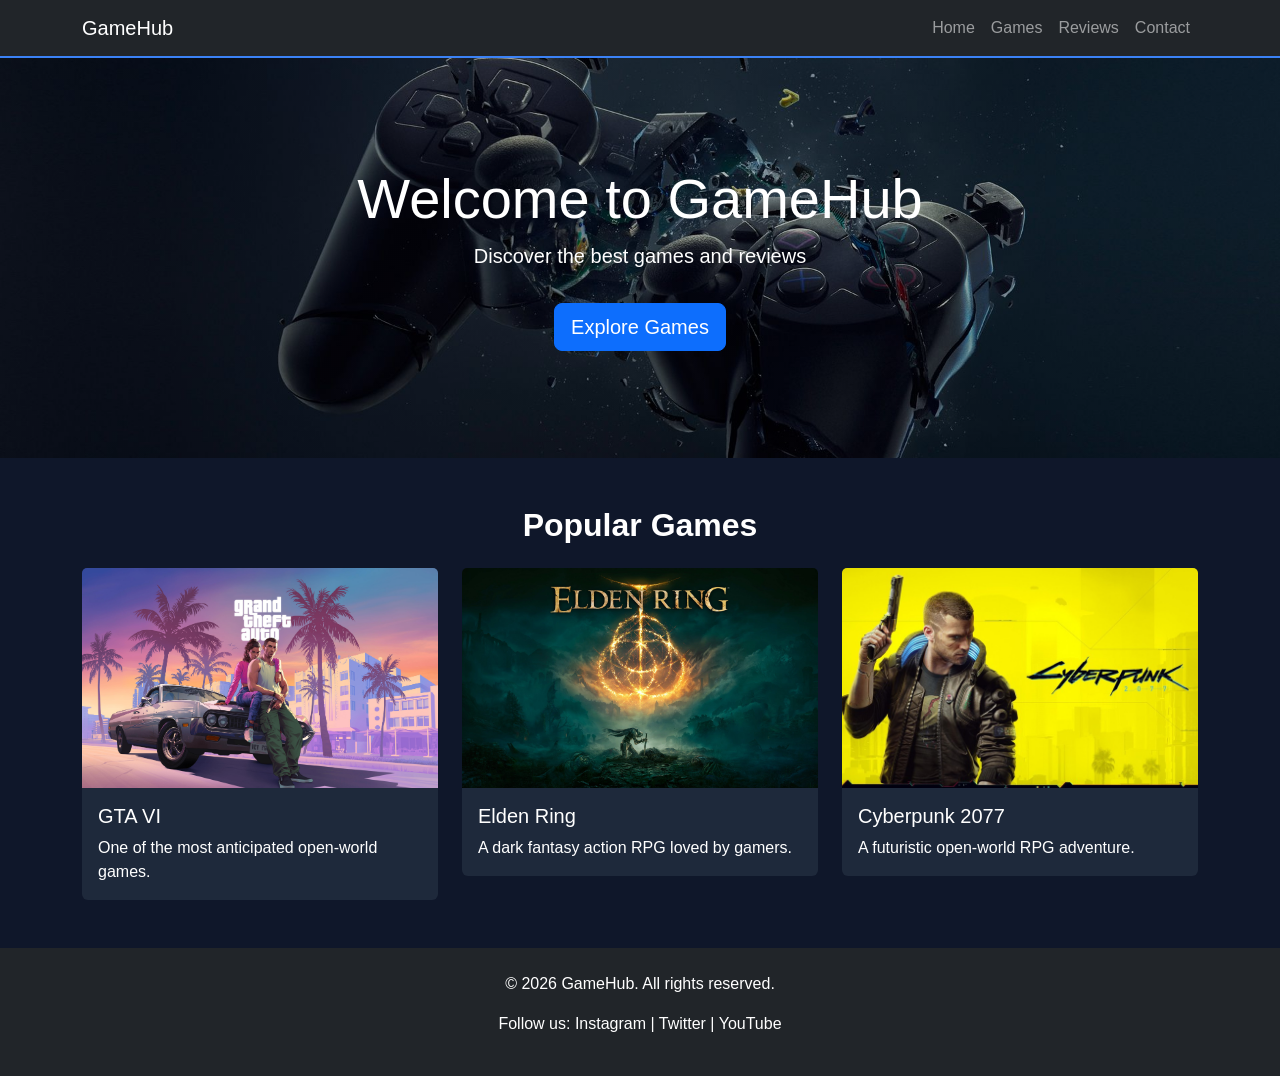
<file: index.html>
<!DOCTYPE html>
<html lang="en">
<head>
<meta charset="UTF-8">
<meta name="viewport" content="width=device-width, initial-scale=1.0">

<title>GameHub</title>

<link href="https://cdn.jsdelivr.net/npm/bootstrap@5.3.3/dist/css/bootstrap.min.css" rel="stylesheet">
<link rel="stylesheet" href="css/style.css">
</head>

<body>

<nav class="navbar navbar-expand-lg navbar-dark bg-dark">
  <div class="container">
    <a class="navbar-brand" href="index.html">GameHub</a>

    <button class="navbar-toggler" type="button" data-bs-toggle="collapse" data-bs-target="#menu">
      <span class="navbar-toggler-icon"></span>
    </button>

    <div class="collapse navbar-collapse" id="menu">
      <ul class="navbar-nav ms-auto">

        <li class="nav-item">
          <a class="nav-link" href="index.html">Home</a>
        </li>

        <li class="nav-item">
          <a class="nav-link" href="games.html">Games</a>
        </li>

        <li class="nav-item">
          <a class="nav-link" href="reviews.html">Reviews</a>
        </li>

        <li class="nav-item">
          <a class="nav-link" href="contact.html">Contact</a>
        </li>

      </ul>
    </div>
  </div>
</nav>
<div class="hero">
<div>

<h1 class="display-4">Welcome to GameHub</h1>

<p class="lead">Discover the best games and reviews</p>

<a href="games.html" class="btn btn-primary btn-lg mt-3">Explore Games</a>

</div>
</div>
<div class="container mt-5">

<h2 class="text-center mb-4">Popular Games</h2>

<div class="row">

<div class="col-md-4">
<div class="card">
<img src="images/gta6.jpg" class="card-img-top">
<div class="card-body">
<h5 class="card-title">GTA VI</h5>
<p class="card-text">One of the most anticipated open-world games.</p>
</div>
</div>
</div>

<div class="col-md-4">
<div class="card">
<img src="images/eldenring.jpg" class="card-img-top">
<div class="card-body">
<h5 class="card-title">Elden Ring</h5>
<p class="card-text">A dark fantasy action RPG loved by gamers.</p>
</div>
</div>
</div>

<div class="col-md-4">
<div class="card">
<img src="images/cyberpunk.jpg" class="card-img-top">
<div class="card-body">
<h5 class="card-title">Cyberpunk 2077</h5>
<p class="card-text">A futuristic open-world RPG adventure.</p>
</div>
</div>
</div>

</div>

</div>
<footer class="bg-dark text-white text-center p-4 mt-5">

<p>© 2026 GameHub. All rights reserved.</p>

<p>
Follow us: Instagram | Twitter | YouTube
</p>

</footer>
</body>
</html>
</file>
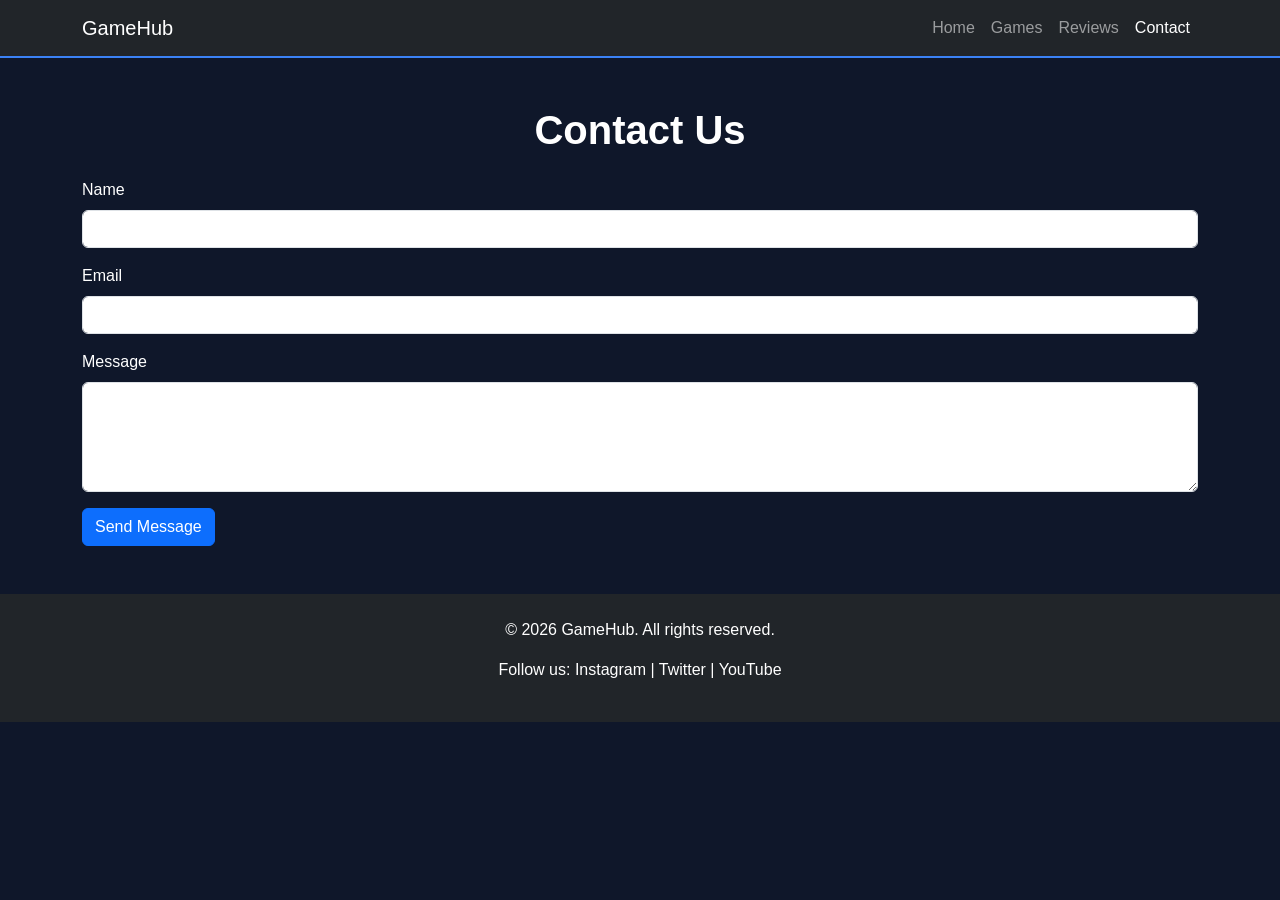
<file: contact.html>
<!DOCTYPE html>
<html lang="en">
<head>
<meta charset="UTF-8">
<meta name="viewport" content="width=device-width, initial-scale=1.0">

<title>GameHub - Contact</title>

<link href="https://cdn.jsdelivr.net/npm/bootstrap@5.3.3/dist/css/bootstrap.min.css" rel="stylesheet">
<link rel="stylesheet" href="css/style.css">

</head>

<body>

<nav class="navbar navbar-expand-lg navbar-dark bg-dark">
<div class="container">

<a class="navbar-brand" href="index.html">GameHub</a>

<ul class="navbar-nav ms-auto">

<li class="nav-item">
<a class="nav-link" href="index.html">Home</a>
</li>

<li class="nav-item">
<a class="nav-link" href="games.html">Games</a>
</li>

<li class="nav-item">
<a class="nav-link" href="reviews.html">Reviews</a>
</li>

<li class="nav-item">
<a class="nav-link active" href="contact.html">Contact</a>
</li>

</ul>

</div>
</nav>


<div class="container mt-5">

<h1 class="text-center mb-4">Contact Us</h1>

<form>

<div class="mb-3">
<label class="form-label">Name</label>
<input type="text" class="form-control">
</div>

<div class="mb-3">
<label class="form-label">Email</label>
<input type="email" class="form-control">
</div>

<div class="mb-3">
<label class="form-label">Message</label>
<textarea class="form-control" rows="4"></textarea>
</div>

<button class="btn btn-primary">Send Message</button>

</form>

</div>
<footer class="bg-dark text-white text-center p-4 mt-5">

<p>© 2026 GameHub. All rights reserved.</p>

<p>
Follow us: Instagram | Twitter | YouTube
</p>

</footer>
</body>
</html>
</file>
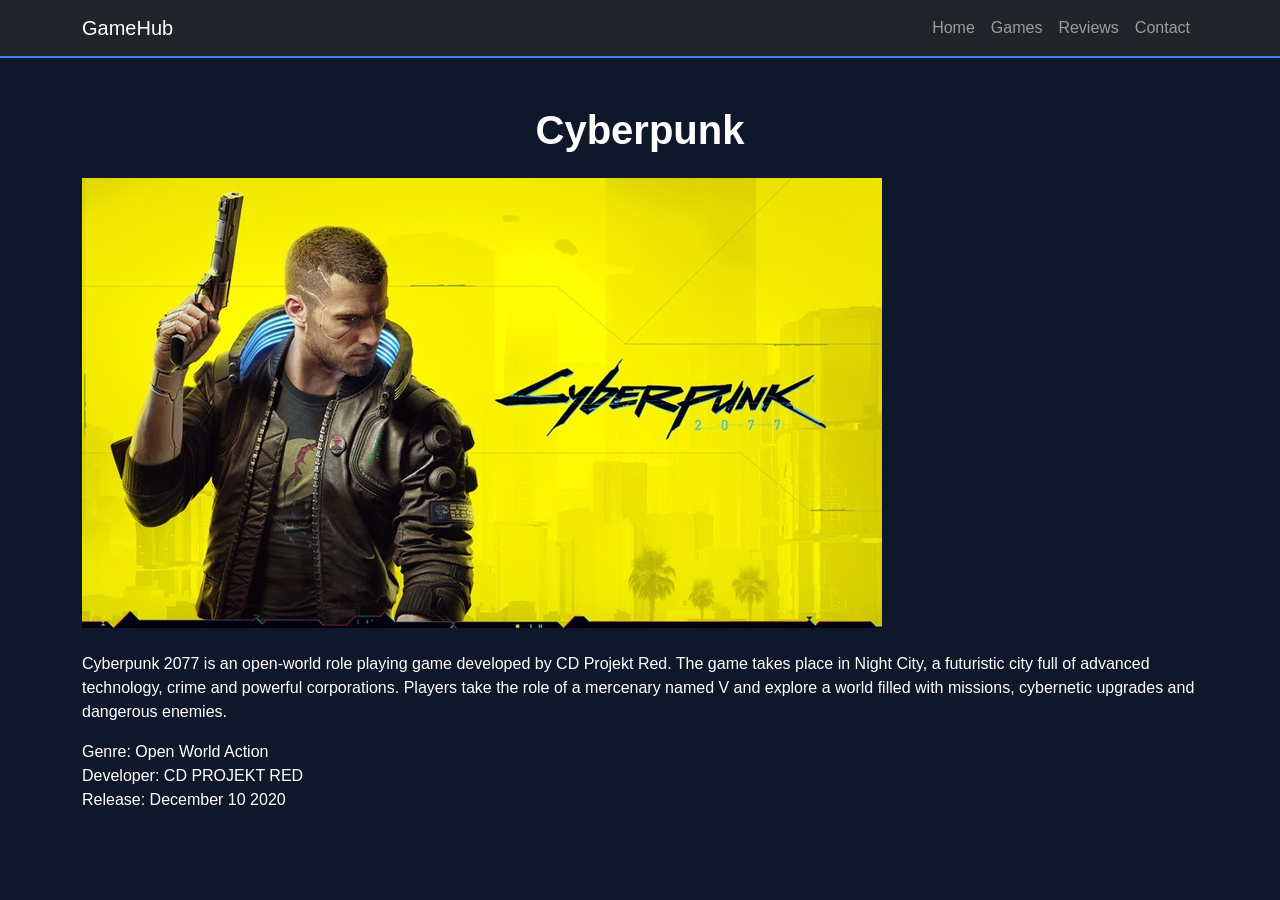
<file: cyberpunk.html>
<!DOCTYPE html>
<html lang="en">
<head>
<meta charset="UTF-8">
<meta name="viewport" content="width=device-width, initial-scale=1.0">

<title>GameHub - Cyberpunk</title>

<link href="https://cdn.jsdelivr.net/npm/bootstrap@5.3.3/dist/css/bootstrap.min.css" rel="stylesheet">
<link rel="stylesheet" href="css/style.css">

</head>

<body>

<nav class="navbar navbar-expand-lg navbar-dark bg-dark">
<div class="container">

<a class="navbar-brand" href="index.html">GameHub</a>

<ul class="navbar-nav ms-auto">

<li class="nav-item">
<a class="nav-link" href="index.html">Home</a>
</li>

<li class="nav-item">
<a class="nav-link" href="games.html">Games</a>
</li>

<li class="nav-item">
<a class="nav-link" href="reviews.html">Reviews</a>
</li>

<li class="nav-item">
<a class="nav-link" href="contact.html">Contact</a>
</li>

</ul>

</div>
</nav>

<div class="container mt-5">

<h1 class="text-center mb-4">Cyberpunk</h1>

<img src="images/cyberpunk.jpg" class="img-fluid mb-4">

<p>
Cyberpunk 2077 is an open-world role playing game developed by CD Projekt Red. 
The game takes place in Night City, a futuristic city full of advanced technology, crime and powerful corporations. 
Players take the role of a mercenary named V and explore a world filled with missions, cybernetic upgrades and dangerous enemies.
</p>

<p>
Genre: Open World Action <br>
Developer:  CD PROJEKT RED <br>
Release: December 10 2020
</p>

</div>

</body>
</html>
</file>
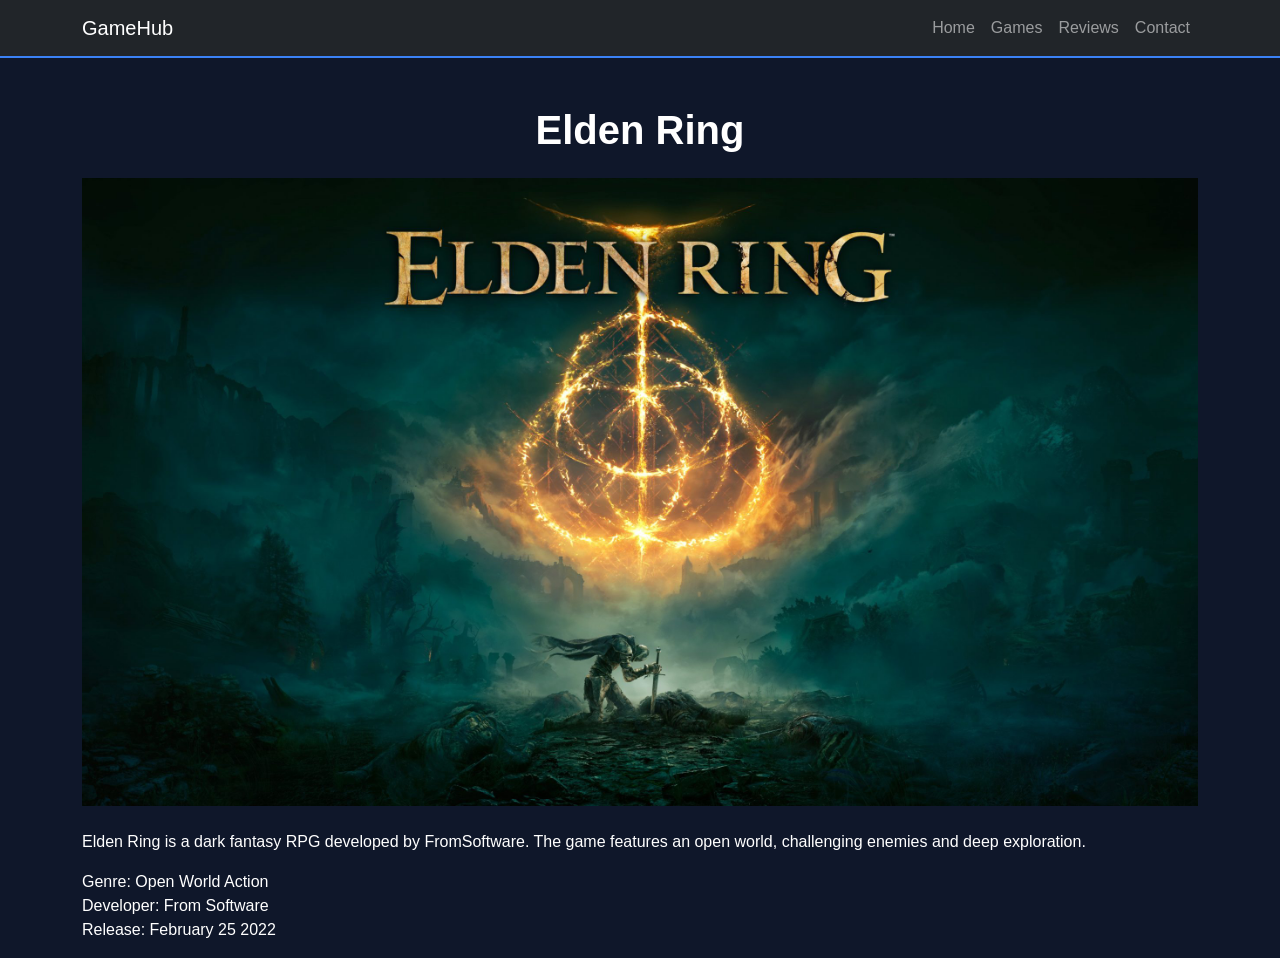
<file: eldenring.html>
<!DOCTYPE html>
<html lang="en">
<head>
<meta charset="UTF-8">
<meta name="viewport" content="width=device-width, initial-scale=1.0">

<title>GameHub - Elden Ring</title>

<link href="https://cdn.jsdelivr.net/npm/bootstrap@5.3.3/dist/css/bootstrap.min.css" rel="stylesheet">
<link rel="stylesheet" href="css/style.css">

</head>

<body>

<nav class="navbar navbar-expand-lg navbar-dark bg-dark">
<div class="container">

<a class="navbar-brand" href="index.html">GameHub</a>

<ul class="navbar-nav ms-auto">

<li class="nav-item">
<a class="nav-link" href="index.html">Home</a>
</li>

<li class="nav-item">
<a class="nav-link" href="games.html">Games</a>
</li>

<li class="nav-item">
<a class="nav-link" href="reviews.html">Reviews</a>
</li>

<li class="nav-item">
<a class="nav-link" href="contact.html">Contact</a>
</li>

</ul>

</div>
</nav>

<div class="container mt-5">

<h1 class="text-center mb-4">Elden Ring</h1>

<img src="images/eldenring.jpg" class="img-fluid mb-4">

<p>
Elden Ring is a dark fantasy RPG developed by FromSoftware.
The game features an open world, challenging enemies and deep exploration.
</p>

<p>
Genre: Open World Action <br>
Developer: From Software <br>
Release: February 25 2022
</p>

</div>

</body>
</html>
</file>
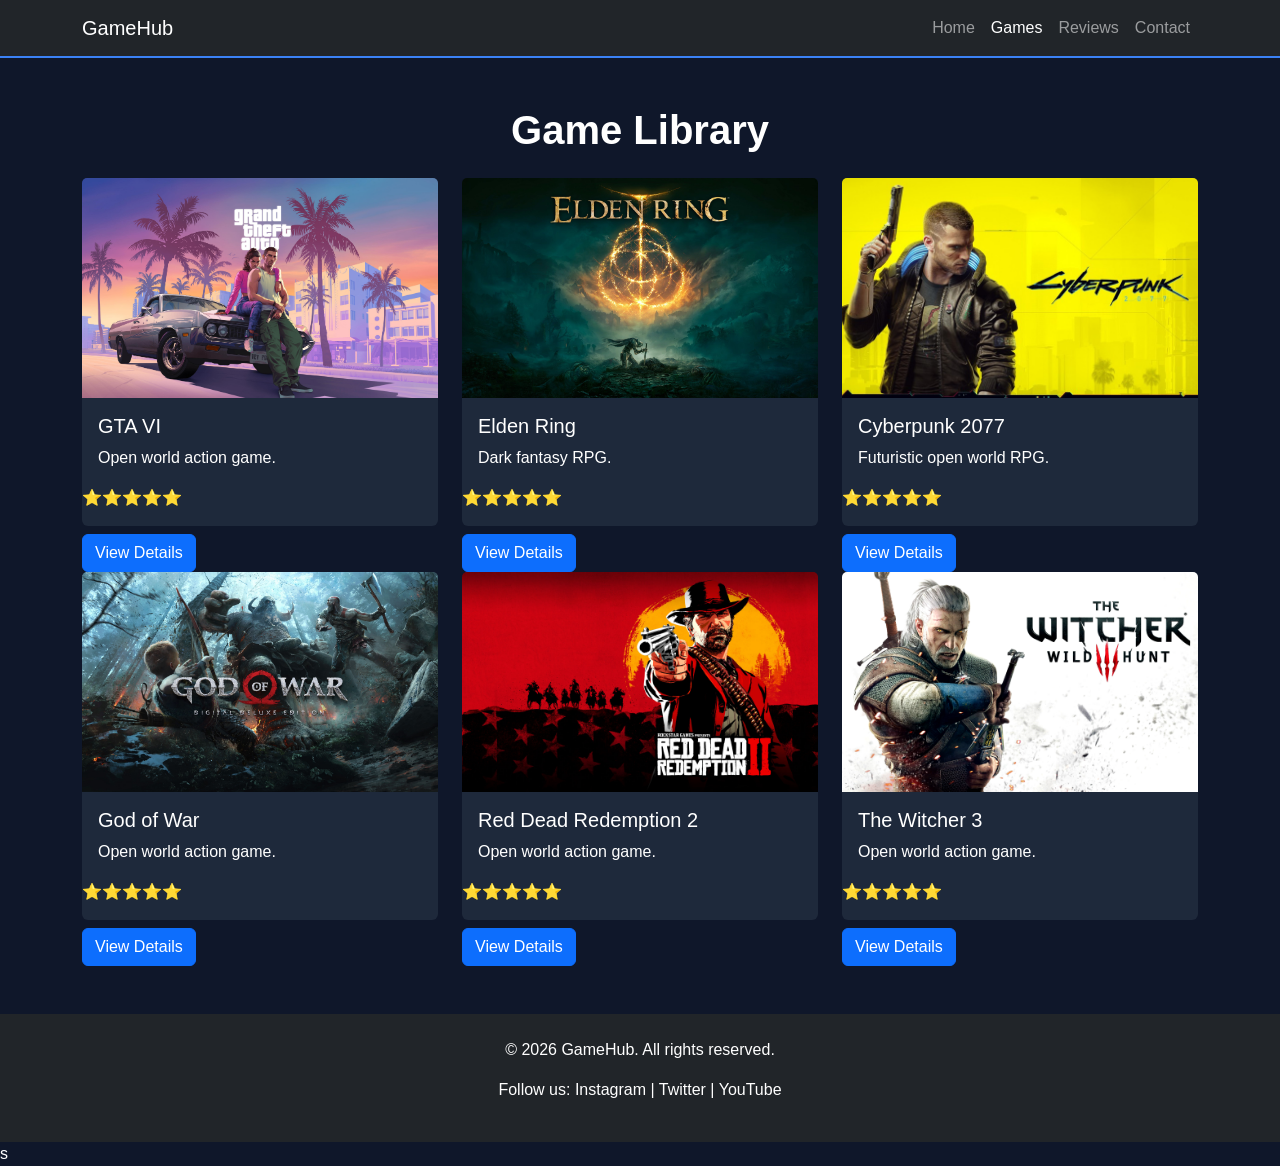
<file: games.html>
<!DOCTYPE html>
<html lang="en">
<head>
<meta charset="UTF-8">
<meta name="viewport" content="width=device-width, initial-scale=1.0">

<title>GameHub - Games</title>

<link href="https://cdn.jsdelivr.net/npm/bootstrap@5.3.3/dist/css/bootstrap.min.css" rel="stylesheet">
<link rel="stylesheet" href="css/style.css">

</head>

<body>

<nav class="navbar navbar-expand-lg navbar-dark bg-dark">
<div class="container">

<a class="navbar-brand" href="index.html">GameHub</a>

<div class="collapse navbar-collapse">
<ul class="navbar-nav ms-auto">

<li class="nav-item">
<a class="nav-link" href="index.html">Home</a>
</li>

<li class="nav-item">
<a class="nav-link active" href="games.html">Games</a>
</li>

<li class="nav-item">
<a class="nav-link" href="reviews.html">Reviews</a>
</li>

<li class="nav-item">
<a class="nav-link" href="contact.html">Contact</a>
</li>

</ul>
</div>

</div>
</nav>


<div class="container mt-5">

<h1 class="text-center mb-4">Game Library</h1>

<div class="row">

<div class="col-md-4">
<div class="card">
<img src="images/gta6.jpg" class="card-img-top">
<div class="card-body">
<h5 class="card-title">GTA VI</h5>
<p class="card-text">Open world action game.</p>
</div>
<p>⭐⭐⭐⭐⭐</p>
</div>
<a href="gta6.html" class="btn btn-primary mt-2">View Details</a>
</div>

<div class="col-md-4">
<div class="card">
<img src="images/eldenring.jpg" class="card-img-top">
<div class="card-body">
<h5 class="card-title">Elden Ring</h5>
<p class="card-text">Dark fantasy RPG.</p>
</div>
<p>⭐⭐⭐⭐⭐</p>
</div>
<a href="eldenring.html" class="btn btn-primary mt-2">View Details</a>
</div>

<div class="col-md-4">
<div class="card">
<img src="images/cyberpunk.jpg" class="card-img-top">
<div class="card-body">
<h5 class="card-title">Cyberpunk 2077</h5>
<p class="card-text">Futuristic open world RPG.</p>
</div>
<p>⭐⭐⭐⭐⭐</p>
</div>
<a href="cyberpunk.html" class="btn btn-primary mt-2">View Details</a>
</div>

<div class="col-md-4">
<div class="card">
<img src="images/godofwar.jpg" class="card-img-top">
<div class="card-body">
<h5 class="card-title">God of War</h5>
<p class="card-text">Open world action game.</p>
</div>
<p>⭐⭐⭐⭐⭐</p>
</div>
<a href="godofwar.html" class="btn btn-primary mt-2">View Details</a>
</div>

<div class="col-md-4">
<div class="card">
<img src="images/rdr2.jpg" class="card-img-top">
<div class="card-body">
<h5 class="card-title">Red Dead Redemption 2</h5>
<p class="card-text">Open world action game.</p>
</div>
<p>⭐⭐⭐⭐⭐</p>
</div>
<a href="rdr2.html" class="btn btn-primary mt-2">View Details</a>
</div>

<div class="col-md-4">
<div class="card">
<img src="images/witcher3.jpg" class="card-img-top">
<div class="card-body">
<h5 class="card-title">The Witcher 3</h5>
<p class="card-text">Open world action game.</p>
</div>
<p>⭐⭐⭐⭐⭐</p>
</div>
<a href="witcher3.html" class="btn btn-primary mt-2">View Details</a>
</div>

</div>

</div>
<footer class="bg-dark text-white text-center p-4 mt-5">

<p>© 2026 GameHub. All rights reserved.</p>

Follow us: Instagram | Twitter | YouTube</p>

</footer>s

</body>
</html>
</file>
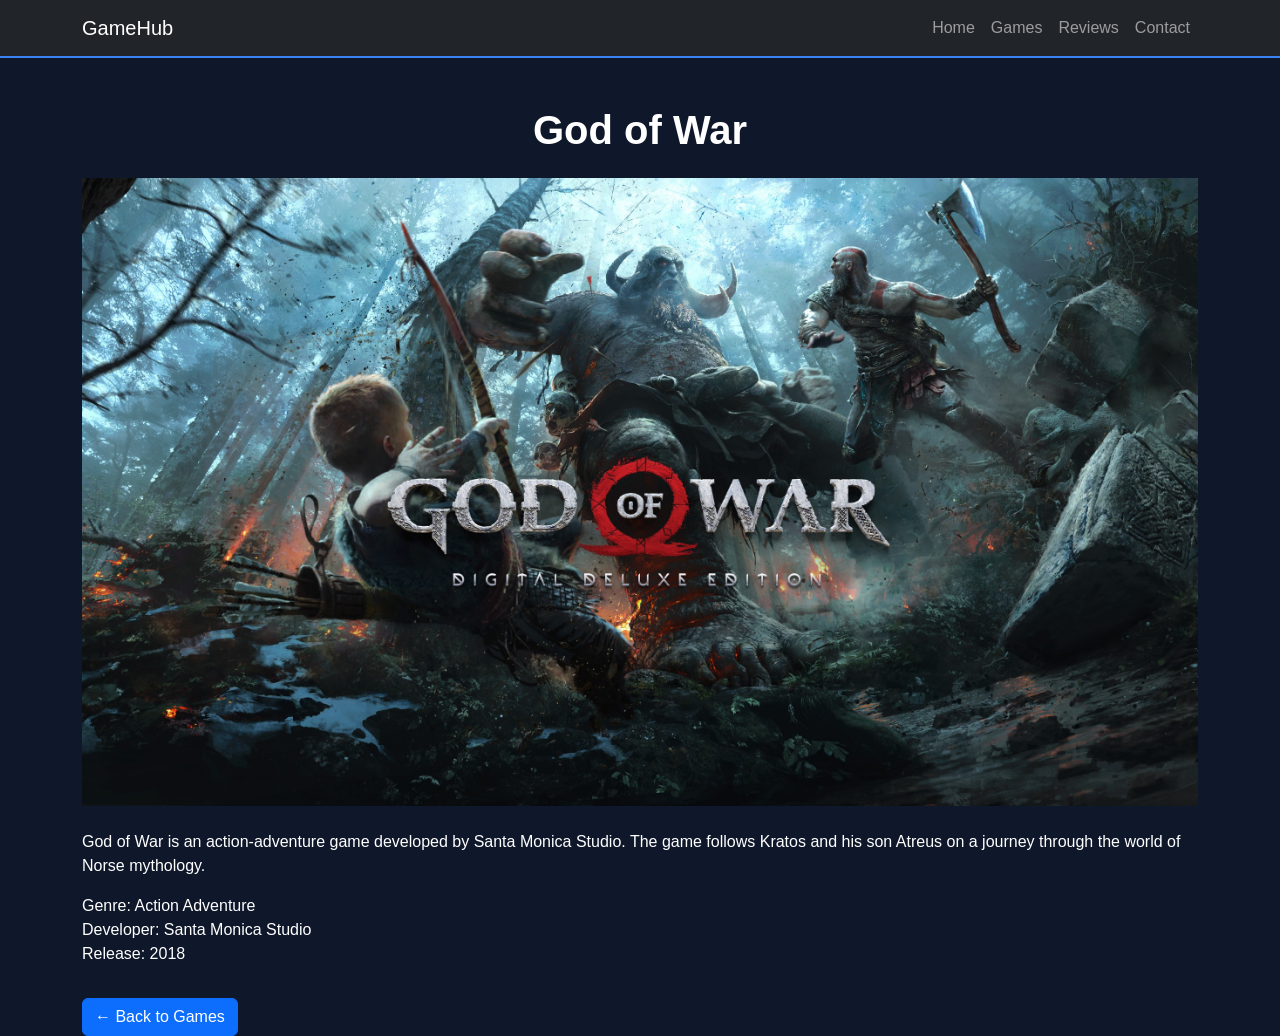
<file: godofwar.html>
<!DOCTYPE html>
<html lang="en">
<head>
<meta charset="UTF-8">
<meta name="viewport" content="width=device-width, initial-scale=1.0">

<title>GameHub - God of War</title>

<link href="https://cdn.jsdelivr.net/npm/bootstrap@5.3.3/dist/css/bootstrap.min.css" rel="stylesheet">
<link rel="stylesheet" href="css/style.css">

</head>

<body>

<nav class="navbar navbar-expand-lg navbar-dark bg-dark">
<div class="container">

<a class="navbar-brand" href="index.html">GameHub</a>

<ul class="navbar-nav ms-auto">

<li class="nav-item">
<a class="nav-link" href="index.html">Home</a>
</li>

<li class="nav-item">
<a class="nav-link" href="games.html">Games</a>
</li>

<li class="nav-item">
<a class="nav-link" href="reviews.html">Reviews</a>
</li>

<li class="nav-item">
<a class="nav-link" href="contact.html">Contact</a>
</li>

</ul>

</div>
</nav>

<div class="container mt-5">

<h1 class="text-center mb-4">God of War</h1>

<img src="images/godofwar.jpg" class="img-fluid mb-4">

<p>
God of War is an action-adventure game developed by Santa Monica Studio.
The game follows Kratos and his son Atreus on a journey through the world of Norse mythology.
</p>

<p>
Genre: Action Adventure <br>
Developer: Santa Monica Studio <br>
Release: 2018
</p>

<a href="games.html" class="btn btn-primary mt-3">← Back to Games</a>

</div>

</body>
</html>
</file>
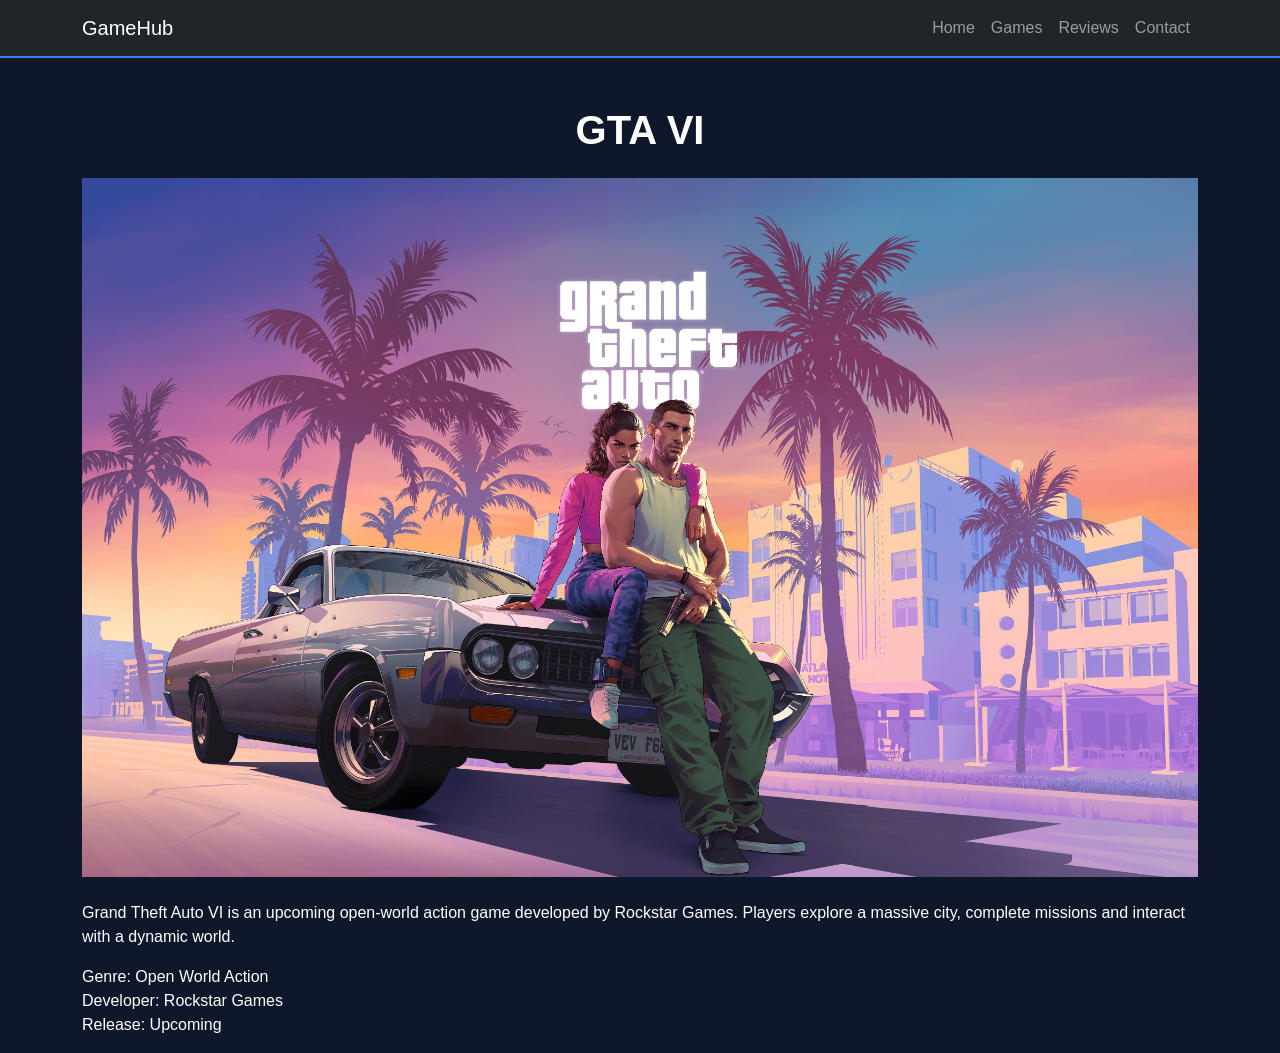
<file: gta6.html>
<!DOCTYPE html>
<html lang="en">
<head>
<meta charset="UTF-8">
<meta name="viewport" content="width=device-width, initial-scale=1.0">

<title>GameHub - GTA VI</title>

<link href="https://cdn.jsdelivr.net/npm/bootstrap@5.3.3/dist/css/bootstrap.min.css" rel="stylesheet">
<link rel="stylesheet" href="css/style.css">

</head>

<body>

<nav class="navbar navbar-expand-lg navbar-dark bg-dark">
<div class="container">

<a class="navbar-brand" href="index.html">GameHub</a>

<ul class="navbar-nav ms-auto">

<li class="nav-item">
<a class="nav-link" href="index.html">Home</a>
</li>

<li class="nav-item">
<a class="nav-link" href="games.html">Games</a>
</li>

<li class="nav-item">
<a class="nav-link" href="reviews.html">Reviews</a>
</li>

<li class="nav-item">
<a class="nav-link" href="contact.html">Contact</a>
</li>

</ul>

</div>
</nav>

<div class="container mt-5">

<h1 class="text-center mb-4">GTA VI</h1>

<img src="images/gta6.jpg" class="img-fluid mb-4">

<p>
Grand Theft Auto VI is an upcoming open-world action game developed by Rockstar Games.
Players explore a massive city, complete missions and interact with a dynamic world.
</p>

<p>
Genre: Open World Action <br>
Developer: Rockstar Games <br>
Release: Upcoming
</p>

</div>

</body>
</html>
</file>
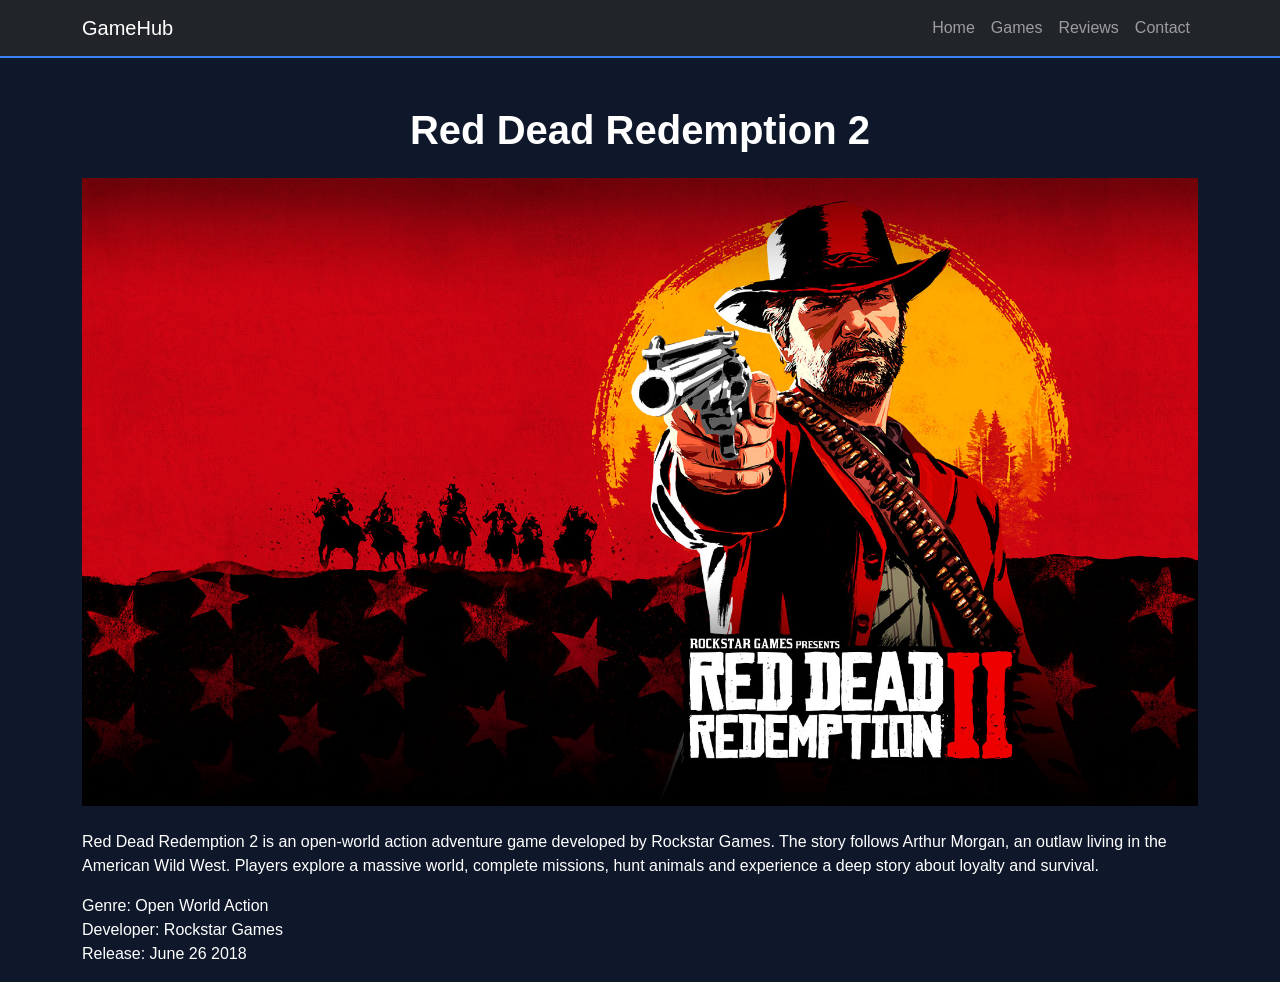
<file: rdr2.html>
<!DOCTYPE html>
<html lang="en">
<head>
<meta charset="UTF-8">
<meta name="viewport" content="width=device-width, initial-scale=1.0">

<title>GameHub - Red Dead Redemption 2</title>

<link href="https://cdn.jsdelivr.net/npm/bootstrap@5.3.3/dist/css/bootstrap.min.css" rel="stylesheet">
<link rel="stylesheet" href="css/style.css">

</head>

<body>

<nav class="navbar navbar-expand-lg navbar-dark bg-dark">
<div class="container">

<a class="navbar-brand" href="index.html">GameHub</a>

<ul class="navbar-nav ms-auto">

<li class="nav-item">
<a class="nav-link" href="index.html">Home</a>
</li>

<li class="nav-item">
<a class="nav-link" href="games.html">Games</a>
</li>

<li class="nav-item">
<a class="nav-link" href="reviews.html">Reviews</a>
</li>

<li class="nav-item">
<a class="nav-link" href="contact.html">Contact</a>
</li>

</ul>

</div>
</nav>

<div class="container mt-5">

<h1 class="text-center mb-4">Red Dead Redemption 2</h1>

<img src="images/rdr2.jpg" class="img-fluid mb-4">

<p>
Red Dead Redemption 2 is an open-world action adventure game developed by Rockstar Games. 
The story follows Arthur Morgan, an outlaw living in the American Wild West. 
Players explore a massive world, complete missions, hunt animals and experience a deep story about loyalty and survival.
</p>
</p>

<p>
Genre: Open World Action <br>
Developer: Rockstar Games <br>
Release: June 26 2018
</p>

</div>

</body>
</html>
</file>
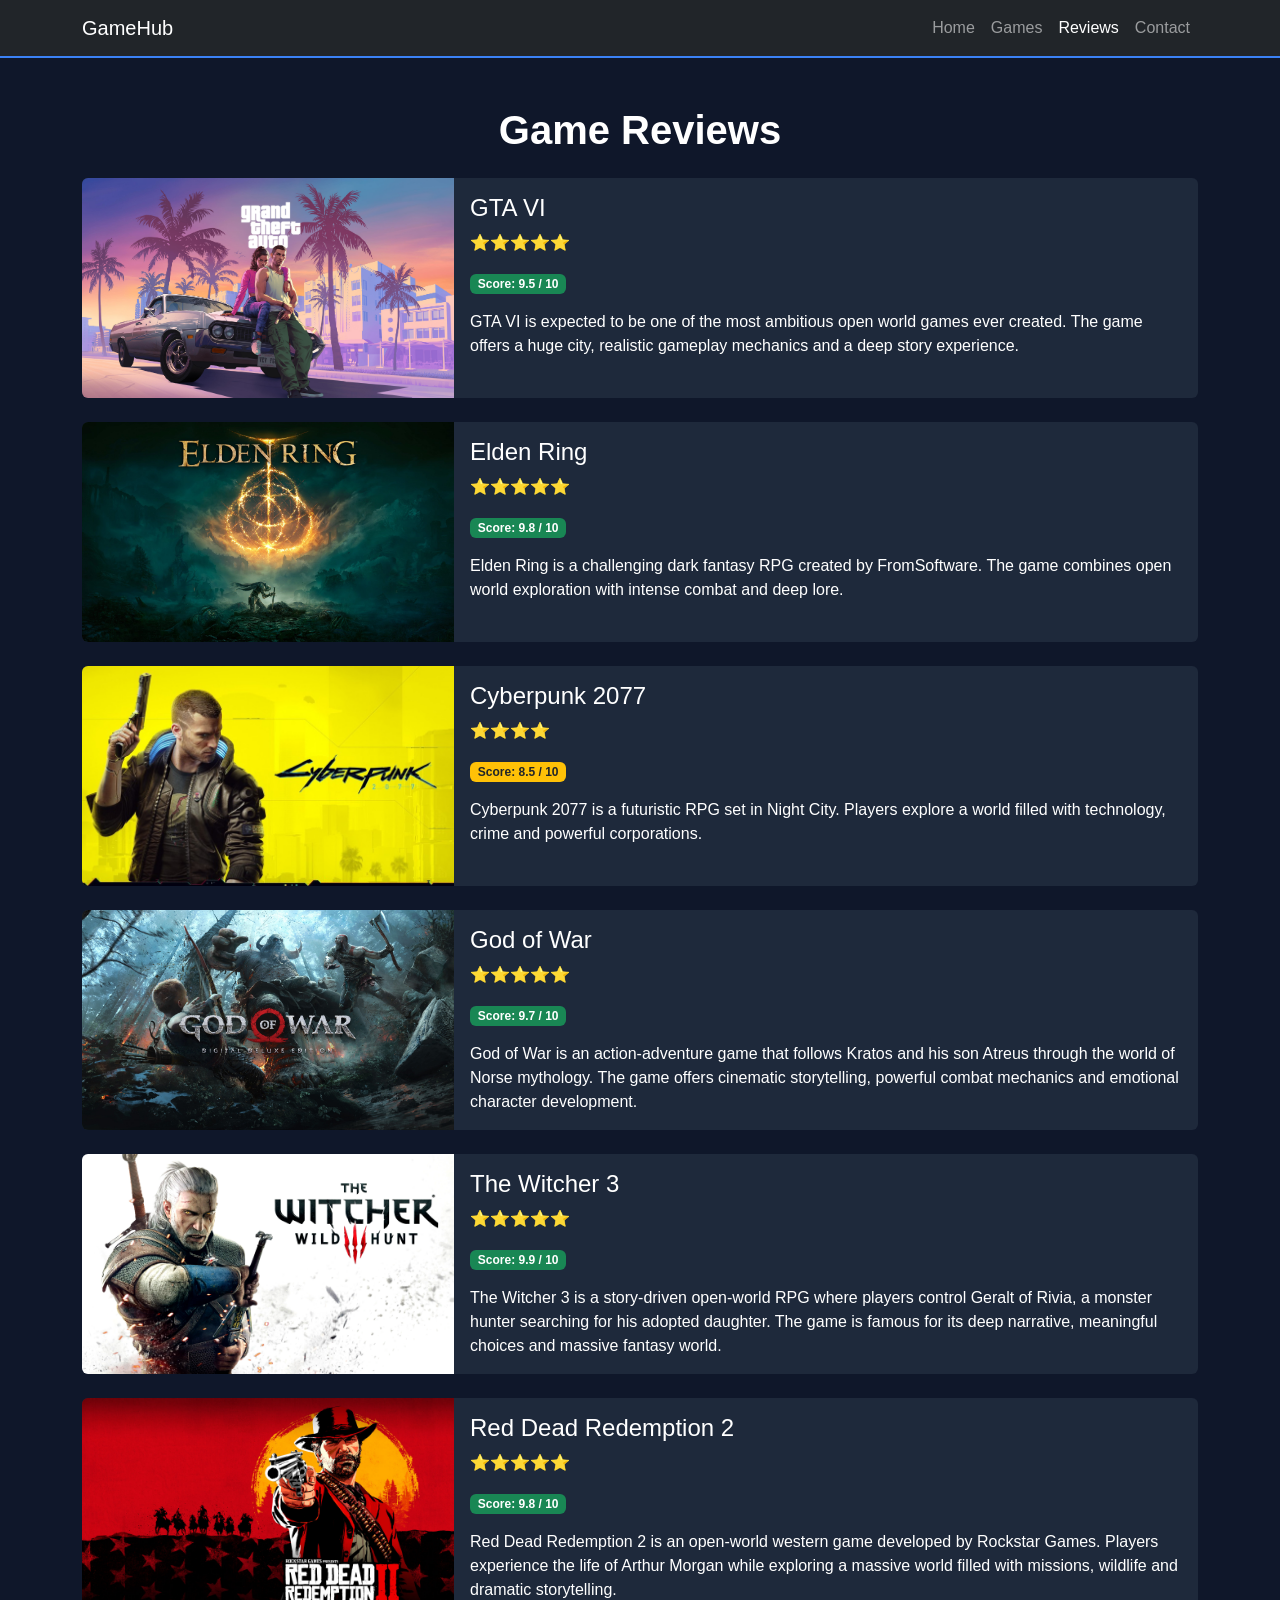
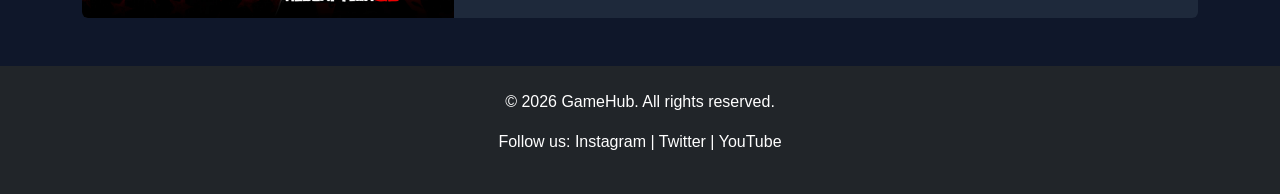
<file: reviews.html>
<!DOCTYPE html>
<html lang="en">
<head>
<meta charset="UTF-8">
<meta name="viewport" content="width=device-width, initial-scale=1.0">

<title>GameHub - Reviews</title>

<link href="https://cdn.jsdelivr.net/npm/bootstrap@5.3.3/dist/css/bootstrap.min.css" rel="stylesheet">
<link rel="stylesheet" href="css/style.css">

</head>

<body>

<nav class="navbar navbar-expand-lg navbar-dark bg-dark">
<div class="container">

<a class="navbar-brand" href="index.html">GameHub</a>

<ul class="navbar-nav ms-auto">

<li class="nav-item">
<a class="nav-link" href="index.html">Home</a>
</li>

<li class="nav-item">
<a class="nav-link" href="games.html">Games</a>
</li>

<li class="nav-item">
<a class="nav-link active" href="reviews.html">Reviews</a>
</li>

<li class="nav-item">
<a class="nav-link" href="contact.html">Contact</a>
</li>

</ul>

</div>
</nav>


<div class="container mt-5">

<h1 class="text-center mb-4">Game Reviews</h1>

<div class="card mb-4">
<div class="row g-0">

<div class="col-md-4">
<img src="images/gta6.jpg" class="img-fluid rounded-start">
</div>

<div class="col-md-8">
<div class="card-body">

<h4 class="card-title">GTA VI</h4>

<p class="text-warning">⭐⭐⭐⭐⭐</p>

<p class="badge bg-success">Score: 9.5 / 10</p>

<p class="card-text">
GTA VI is expected to be one of the most ambitious open world games ever created.
The game offers a huge city, realistic gameplay mechanics and a deep story experience.
</p>

</div>
</div>

</div>
</div>

<div class="card mb-4">
<div class="row g-0">

<div class="col-md-4">
<img src="images/eldenring.jpg" class="img-fluid rounded-start">
</div>

<div class="col-md-8">
<div class="card-body">

<h4 class="card-title">Elden Ring</h4>

<p class="text-warning">⭐⭐⭐⭐⭐</p>

<p class="badge bg-success">Score: 9.8 / 10</p>

<p class="card-text">
Elden Ring is a challenging dark fantasy RPG created by FromSoftware.
The game combines open world exploration with intense combat and deep lore.
</p>

</div>
</div>

</div>
</div>

<div class="card mb-4">
<div class="row g-0">

<div class="col-md-4">
<img src="images/cyberpunk.jpg" class="img-fluid rounded-start">
</div>

<div class="col-md-8">
<div class="card-body">

<h4 class="card-title">Cyberpunk 2077</h4>

<p class="text-warning">⭐⭐⭐⭐</p>

<p class="badge bg-warning text-dark">Score: 8.5 / 10</p>

<p class="card-text">
Cyberpunk 2077 is a futuristic RPG set in Night City.
Players explore a world filled with technology, crime and powerful corporations.
</p>

</div>
</div>

</div>
</div>

<div class="card mb-4">
<div class="row g-0">

<div class="col-md-4">
<img src="images/godofwar.jpg" class="img-fluid rounded-start">
</div>

<div class="col-md-8">
<div class="card-body">

<h4 class="card-title">God of War</h4>

<p class="text-warning">⭐⭐⭐⭐⭐</p>

<p class="badge bg-success">Score: 9.7 / 10</p>

<p class="card-text">
God of War is an action-adventure game that follows Kratos and his son Atreus through the world of Norse mythology.
The game offers cinematic storytelling, powerful combat mechanics and emotional character development.
</p>

</div>
</div>

</div>
</div>
<div class="card mb-4">
<div class="row g-0">

<div class="col-md-4">
<img src="images/witcher3.jpg" class="img-fluid rounded-start">
</div>

<div class="col-md-8">
<div class="card-body">

<h4 class="card-title">The Witcher 3</h4>

<p class="text-warning">⭐⭐⭐⭐⭐</p>

<p class="badge bg-success">Score: 9.9 / 10</p>

<p class="card-text">
The Witcher 3 is a story-driven open-world RPG where players control Geralt of Rivia, a monster hunter searching for his adopted daughter.
The game is famous for its deep narrative, meaningful choices and massive fantasy world.
</p>

</div>
</div>

</div>
</div>
<div class="card mb-4">
<div class="row g-0">

<div class="col-md-4">
<img src="images/rdr2.jpg" class="img-fluid rounded-start">
</div>

<div class="col-md-8">
<div class="card-body">

<h4 class="card-title">Red Dead Redemption 2</h4>

<p class="text-warning">⭐⭐⭐⭐⭐</p>

<p class="badge bg-success">Score: 9.8 / 10</p>

<p class="card-text">
Red Dead Redemption 2 is an open-world western game developed by Rockstar Games.
Players experience the life of Arthur Morgan while exploring a massive world filled with missions, wildlife and dramatic storytelling.
</p>

</div>
</div>

</div>
</div>
</div>
<footer class="bg-dark text-white text-center p-4 mt-5">

<p>© 2026 GameHub. All rights reserved.</p>

<p>
Follow us: Instagram | Twitter | YouTube
</p>

</footer>
</body>
</html>
</file>
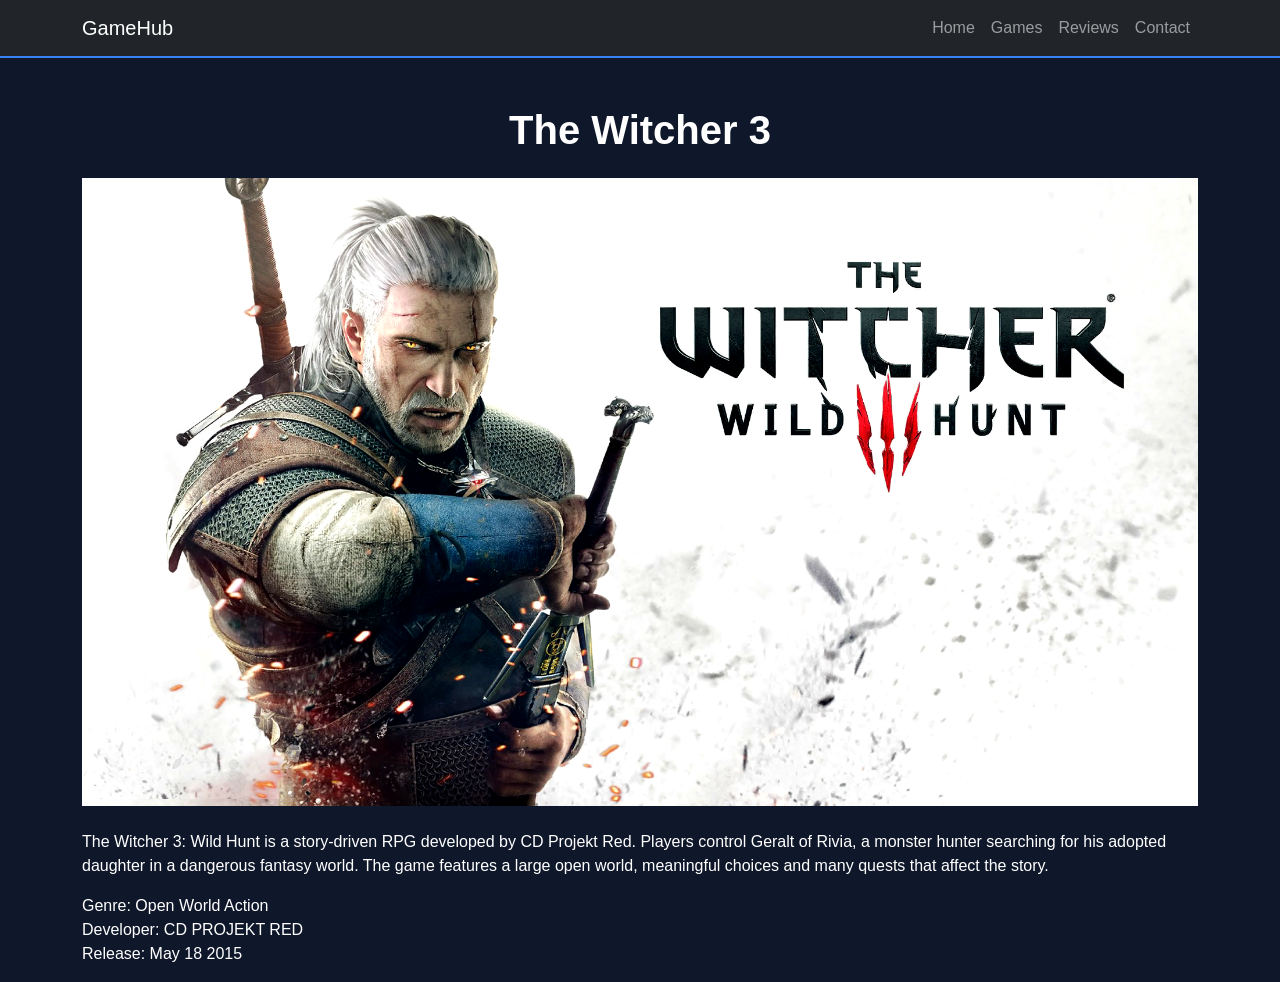
<file: witcher3.html>
<!DOCTYPE html>
<html lang="en">
<head>
<meta charset="UTF-8">
<meta name="viewport" content="width=device-width, initial-scale=1.0">

<title>GameHub - The Witcher 3</title>

<link href="https://cdn.jsdelivr.net/npm/bootstrap@5.3.3/dist/css/bootstrap.min.css" rel="stylesheet">
<link rel="stylesheet" href="css/style.css">

</head>

<body>

<nav class="navbar navbar-expand-lg navbar-dark bg-dark">
<div class="container">

<a class="navbar-brand" href="index.html">GameHub</a>

<ul class="navbar-nav ms-auto">

<li class="nav-item">
<a class="nav-link" href="index.html">Home</a>
</li>

<li class="nav-item">
<a class="nav-link" href="games.html">Games</a>
</li>

<li class="nav-item">
<a class="nav-link" href="reviews.html">Reviews</a>
</li>

<li class="nav-item">
<a class="nav-link" href="contact.html">Contact</a>
</li>

</ul>

</div>
</nav>

<div class="container mt-5">

<h1 class="text-center mb-4">The Witcher 3</h1>

<img src="images/witcher3.jpg" class="img-fluid mb-4">

<p>
The Witcher 3: Wild Hunt is a story-driven RPG developed by CD Projekt Red. 
Players control Geralt of Rivia, a monster hunter searching for his adopted daughter in a dangerous fantasy world. 
The game features a large open world, meaningful choices and many quests that affect the story.
</p>
</p>

<p>
Genre: Open World Action <br>
Developer: CD PROJEKT RED <br>
Release: May 18 2015 
</p>

</div>

</body>
</html>
</file>
<file: css/style.css>
body{
background-color:#0f172a;
color:white;
font-family:Arial, Helvetica, sans-serif;
}

.navbar{
border-bottom:2px solid #3b82f6;
}

.card{
background-color:#1e293b;
color:white;
border:none;
}

.card img{
width:100%;
height:220px;
object-fit:cover;
}
h1,h2,h3{
font-weight:bold;
}
.card{
transition:0.3s;
}

.card:hover{
transform:scale(1.05);
}
.nav-link{
transition:0.3s;
}

.nav-link:hover{
color:#3b82f6 !important;
}
.hero{
background:
linear-gradient(rgba(0,0,0,0.25), rgba(0,0,0,0.25)),
url("../images/hero.jpg");

background-size:cover;
background-position:center;

height:400px;

display:flex;
align-items:center;
justify-content:center;

text-align:center;
color:white;
}
</file>
